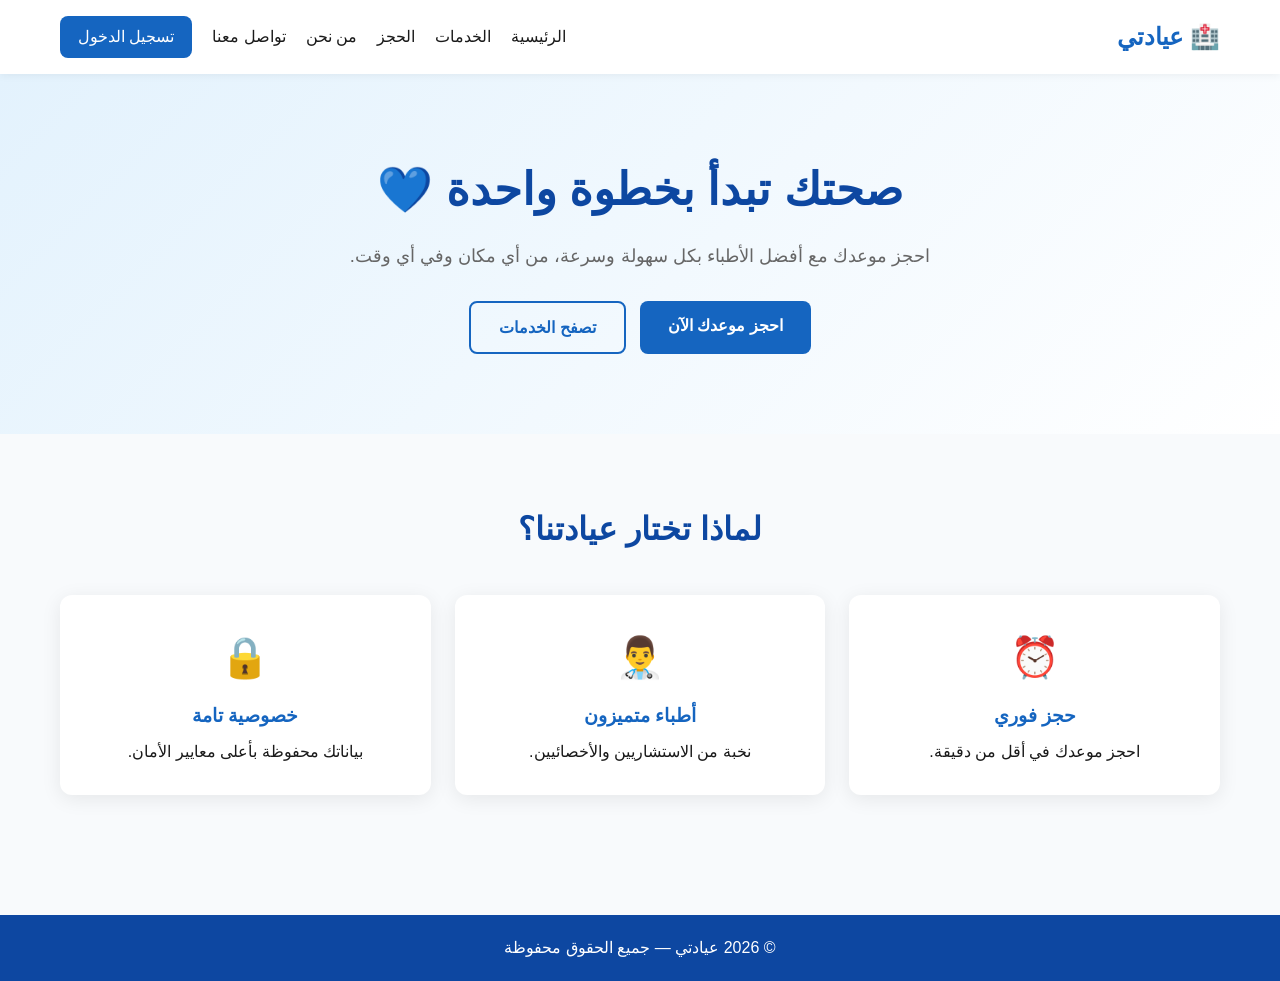
<file: index.html>
<!DOCTYPE html>
<html lang="ar" dir="rtl">
<head>
  <meta charset="UTF-8">
  <meta name="viewport" content="width=device-width, initial-scale=1.0">
  <title>عيادتي | نظام الحجز الإلكتروني</title>
  <link rel="stylesheet" href="style.css">
</head>
<body>
  <!-- شريط التنقل -->
  <header class="navbar">
    <div class="container nav-content">
      <a href="index.html" class="logo">🏥 عيادتي</a>
      <nav>
        <a href="index.html">الرئيسية</a>
        <a href="services.html">الخدمات</a>
        <a href="booking.html">الحجز</a>
        <a href="about.html">من نحن</a>
        <a href="contact.html">تواصل معنا</a>
        <a href="login.html" class="btn-login">تسجيل الدخول</a>
      </nav>
    </div>
  </header>

  <!-- البانر الرئيسي -->
  <section class="hero">
    <div class="container hero-content">
      <h1>صحتك تبدأ بخطوة واحدة 💙</h1>
      <p>احجز موعدك مع أفضل الأطباء بكل سهولة وسرعة، من أي مكان وفي أي وقت.</p>
      <div class="hero-buttons">
        <a href="booking.html" class="btn btn-primary">احجز موعدك الآن</a>
        <a href="services.html" class="btn btn-outline">تصفح الخدمات</a>
      </div>
    </div>
  </section>

  <!-- المميزات -->
  <section class="features">
    <div class="container">
      <h2>لماذا تختار عيادتنا؟</h2>
      <div class="features-grid">
        <div class="feature-card">
          <span class="icon">⏰</span>
          <h3>حجز فوري</h3>
          <p>احجز موعدك في أقل من دقيقة.</p>
        </div>
        <div class="feature-card">
          <span class="icon">👨‍⚕️</span>
          <h3>أطباء متميزون</h3>
          <p>نخبة من الاستشاريين والأخصائيين.</p>
        </div>
        <div class="feature-card">
          <span class="icon">🔒</span>
          <h3>خصوصية تامة</h3>
          <p>بياناتك محفوظة بأعلى معايير الأمان.</p>
        </div>
      </div>
    </div>
  </section>

  <footer class="footer">
    <p>© 2026 عيادتي — جميع الحقوق محفوظة</p>
  </footer>
</body>
</html>
</file>
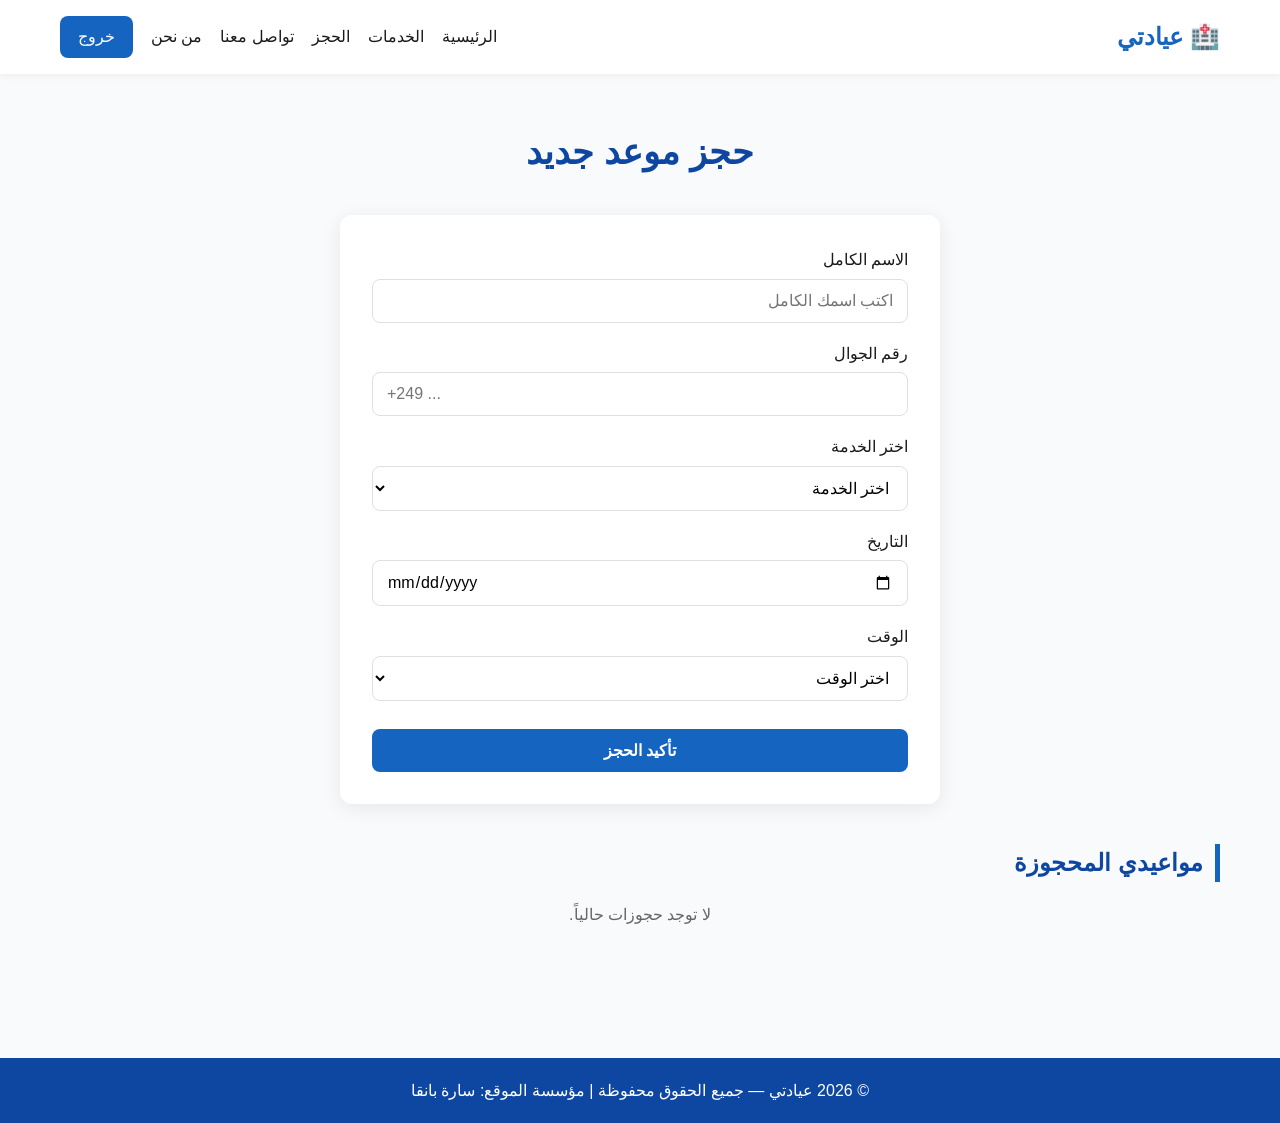
<file: booking.html>
<!DOCTYPE html>
<html lang="ar" dir="rtl">
<head>
<meta charset="UTF-8">
<meta name="viewport" content="width=device-width, initial-scale=1.0">
<title>الحجز | عيادتي</title>
<style>
:root {
  --primary: #1565c0;
  --primary-dark: #0d47a1;
  --primary-light: #e3f2fd;
  --text: #1a1a1a;
  --text-muted: #666;
  --bg: #f8fafc;
  --white: #ffffff;
  --border: #e0e0e0;
  --shadow: 0 4px 20px rgba(0,0,0,0.08);
  --radius: 12px;
}
* { margin: 0; padding: 0; box-sizing: border-box; font-family: 'Segoe UI', Tahoma, sans-serif; }
body { background: var(--bg); color: var(--text); line-height: 1.6; }
a { text-decoration: none; color: inherit; }
.container { max-width: 1200px; margin: 0 auto; padding: 0 20px; }

.navbar { background: var(--white); box-shadow: 0 2px 8px rgba(0,0,0,0.05); }
.nav-content { display: flex; justify-content: space-between; align-items: center; padding: 16px 20px; flex-wrap: wrap; gap: 12px; }
.logo { font-size: 1.5rem; font-weight: bold; color: var(--primary); }
.navbar nav { display: flex; gap: 18px; flex-wrap: wrap; align-items: center; }
.navbar nav a { color: var(--text); font-weight: 500; }
.navbar nav a:hover { color: var(--primary); }
.btn-login { background: var(--primary); color: var(--white) !important; padding: 8px 18px; border-radius: 8px; }

.page-section { padding: 50px 20px 80px; }
.page-title { font-size: 2.2rem; color: var(--primary-dark); text-align: center; margin-bottom: 35px; }
.section-subtitle { font-size: 1.5rem; color: var(--primary-dark); margin: 40px 0 20px; border-right: 5px solid var(--primary); padding-right: 12px; }

.btn { display: inline-block; padding: 12px 28px; border-radius: 8px; font-weight: 600; cursor: pointer; border: none; font-size: 1rem; transition: 0.25s; text-align: center; }
.btn-primary { background: var(--primary); color: var(--white); }
.btn-primary:hover { background: var(--primary-dark); }

.form-card { background: var(--white); padding: 32px; border-radius: var(--radius); box-shadow: var(--shadow); max-width: 600px; margin: 0 auto; }
.form-group { margin-bottom: 18px; }
.form-group label { display: block; margin-bottom: 6px; font-weight: 500; }
.form-group input, .form-group select, .form-group textarea { width: 100%; padding: 12px 14px; border: 1px solid var(--border); border-radius: 8px; font-size: 1rem; outline: none; background: var(--white); }
.form-group input:focus, .form-group select:focus, .form-group textarea:focus { border-color: var(--primary); }
.form-card .btn { margin-top: 10px; width: 100%; }

.bookings-list { display: flex; flex-direction: column; gap: 12px; }
.booking-item { background: var(--white); border-right: 4px solid var(--primary); padding: 16px 20px; border-radius: 8px; box-shadow: var(--shadow); display: flex; justify-content: space-between; align-items: center; flex-wrap: wrap; gap: 10px; }
.booking-item .info strong { color: var(--primary-dark); }
.booking-item .info span { color: var(--text-muted); font-size: 0.9rem; }
.btn-cancel { background: #ffebee; color: #c62828; border: none; padding: 8px 14px; border-radius: 6px; cursor: pointer; font-weight: 600; }

.footer { background: var(--primary-dark); color: var(--white); text-align: center; padding: 20px; margin-top: 50px; }

.toast { position: fixed; top: 20px; left: 50%; transform: translateX(-50%) translateY(-100px); background: var(--primary-dark); color: var(--white); padding: 14px 24px; border-radius: 8px; box-shadow: var(--shadow); z-index: 9999; transition: transform 0.3s ease; font-weight: 500; }
.toast.show { transform: translateX(-50%) translateY(0); }
.toast.success { background: #2e7d32; }
.toast.error { background: #c62828; }

@media (max-width: 768px) {
  .nav-content { flex-direction: column; }
  .navbar nav { justify-content: center; }
  .page-title { font-size: 1.7rem; }
  .form-card { padding: 24px 18px; }
}
</style>
</head>
<body>

<header class="navbar">
  <div class="container nav-content">
    <a href="index.html" class="logo">🏥 عيادتي</a>
    <nav>
      <a href="index.html">الرئيسية</a>
      <a href="services.html">الخدمات</a>
      <a href="booking.html">الحجز</a>
      <a href="contact.html">تواصل معنا</a>
      <a href="about.html">من نحن</a>
      <a href="login.html" class="btn-login">خروج</a>
    </nav>
  </div>
</header>

<section class="page-section">
  <div class="container">
    <h1 class="page-title">حجز موعد جديد</h1>

    <form id="bookingForm" class="form-card">
      <div class="form-group">
        <label>الاسم الكامل</label>
        <input type="text" id="patientName" placeholder="اكتب اسمك الكامل" required>
      </div>
      <div class="form-group">
        <label>رقم الجوال</label>
        <input type="tel" id="patientPhone" placeholder="+249 ..." required>
      </div>
      <div class="form-group">
        <label>اختر الخدمة</label>
        <select id="patientService" required></select>
      </div>
      <div class="form-group">
        <label>التاريخ</label>
        <input type="date" id="patientDate" required>
      </div>
      <div class="form-group">
        <label>الوقت</label>
        <select id="patientTime" required>
          <option value="">اختر الوقت</option>
          <option>09:00 ص</option>
          <option>10:00 ص</option>
          <option>11:00 ص</option>
          <option>01:00 م</option>
          <option>03:00 م</option>
          <option>05:00 م</option>
        </select>
      </div>
      <button type="submit" class="btn btn-primary">تأكيد الحجز</button>
    </form>

    <h2 class="section-subtitle">مواعيدي المحجوزة</h2>
    <div id="bookingsList" class="bookings-list"></div>
  </div>
</section>

<footer class="footer">
  <p>© 2026 عيادتي — جميع الحقوق محفوظة | مؤسسة الموقع: سارة بانقا</p>
</footer>

<!-- ⚙️ JavaScript مباشرة داخل الصفحة -->
<script>
/* ============ البيانات ============ */
var services = [
  { id: 1, name: "طب الأطفال",     icon: "👶", price: 30000, desc: "رعاية صحية شاملة للأطفال." },
  { id: 2, name: "الباطنية",       icon: "🩺", price: 35000, desc: "تشخيص وعلاج الأمراض الباطنية." },
  { id: 3, name: "طب الأسنان",     icon: "🦷", price: 40000, desc: "فحص وتنظيف وعلاج مشاكل الأسنان." },
  { id: 4, name: "الجلدية",        icon: "✨", price: 45000, desc: "علاج مشاكل البشرة والشعر." },
  { id: 5, name: "علاج حب الشباب", icon: "🧴", price: 50000, desc: "برامج علاجية لحب الشباب." },
  { id: 6, name: "تقويم الأسنان",  icon: "😁", price: 75000, desc: "تركيب وتعديل تقويم الأسنان." }
];

var bookings = [];

/* ============ أدوات ============ */
function showToast(message, type) {
  type = type || "success";
  var toast = document.createElement("div");
  toast.className = "toast " + type;
  toast.textContent = message;
  document.body.appendChild(toast);
  setTimeout(function() { toast.classList.add("show"); }, 50);
  setTimeout(function() {
    toast.classList.remove("show");
    setTimeout(function() { toast.remove(); }, 300);
  }, 2500);
}

function formatPrice(price) {
  return price.toLocaleString("ar-EG") + " ج.س";
}

/* ============ تعبئة قائمة الخدمات ============ */
var serviceSelect = document.getElementById("patientService");
var bookingsList = document.getElementById("bookingsList");
var form = document.getElementById("bookingForm");

/* إضافة خيار افتراضي */
serviceSelect.innerHTML = '<option value="">اختر الخدمة</option>';

/* إضافة الخدمات */
services.forEach(function(s) {
  var option = document.createElement("option");
  option.value = s.name;
  option.textContent = s.icon + " " + s.name + " (" + formatPrice(s.price) + ")";
  serviceSelect.appendChild(option);
});

/* ============ عرض الحجوزات ============ */
function renderBookings() {
  bookingsList.innerHTML = "";

  if (bookings.length === 0) {
    bookingsList.innerHTML = "<p style='text-align:center;color:#666;'>لا توجد حجوزات حالياً.</p>";
    return;
  }

  bookings.forEach(function(b, index) {
    var item = document.createElement("div");
    item.className = "booking-item";
    item.innerHTML =
      '<div class="info">' +
        '<strong>' + b.name + '</strong>' +
        '<span> | ' + b.service + ' | 📅 ' + b.date + ' | ⏰ ' + b.time + '</span>' +
      '</div>' +
      '<button class="btn-cancel" data-index="' + index + '">إلغاء</button>';
    bookingsList.appendChild(item);
  });

  document.querySelectorAll(".btn-cancel").forEach(function(btn) {
    btn.addEventListener("click", function(e) {
      var idx = e.target.dataset.index;
      bookings.splice(idx, 1);
      renderBookings();
      showToast("تم إلغاء الحجز", "error");
    });
  });
}

/* ============ إرسال النموذج ============ */
form.addEventListener("submit", function(e) {
  e.preventDefault();

  var booking = {
    name: document.getElementById("patientName").value.trim(),
    phone: document.getElementById("patientPhone").value.trim(),
    service: serviceSelect.value,
    date: document.getElementById("patientDate").value,
    time: document.getElementById("patientTime").value
  };

  if (!booking.name || !booking.phone || !booking.service || !booking.date || !booking.time) {
    showToast("يرجى تعبئة جميع الحقول", "error");
    return;
  }

  bookings.push(booking);
  renderBookings();
  form.reset();
  showToast("تم الحجز بنجاح ✅");
});

/* تشغيل أول مرة */
renderBookings();
</script>

</body>
</html>
</file>
<file: style.css>
/* ============================================================
   نظام حجز عيادة إلكترونية - ملف التنسيقات الرئيسي
   ============================================================ */

/* ============ المتغيرات العامة ============ */
:root {
  --primary: #1565c0;
  --primary-dark: #0d47a1;
  --primary-light: #e3f2fd;
  --text: #1a1a1a;
  --text-muted: #666;
  --bg: #f8fafc;
  --white: #ffffff;
  --border: #e0e0e0;
  --shadow: 0 4px 20px rgba(0, 0, 0, 0.08);
  --radius: 12px;
}

/* ============ إعادة الضبط ============ */
* {
  margin: 0;
  padding: 0;
  box-sizing: border-box;
  font-family: 'Segoe UI', Tahoma, sans-serif;
}

body {
  background: var(--bg);
  color: var(--text);
  line-height: 1.6;
}

a { text-decoration: none; color: inherit; }

.container {
  max-width: 1200px;
  margin: 0 auto;
  padding: 0 20px;
}

/* ============ شريط التنقل ============ */
.navbar {
  background: var(--white);
  box-shadow: 0 2px 8px rgba(0, 0, 0, 0.05);
  position: sticky;
  top: 0;
  z-index: 100;
}

.nav-content {
  display: flex;
  justify-content: space-between;
  align-items: center;
  padding: 16px 20px;
  flex-wrap: wrap;
  gap: 12px;
}

.logo {
  font-size: 1.5rem;
  font-weight: bold;
  color: var(--primary);
}

.navbar nav {
  display: flex;
  gap: 20px;
  flex-wrap: wrap;
  align-items: center;
}

.navbar nav a {
  color: var(--text);
  font-weight: 500;
  transition: color 0.2s;
}

.navbar nav a:hover {
  color: var(--primary);
}

.btn-login {
  background: var(--primary);
  color: var(--white) !important;
  padding: 8px 18px;
  border-radius: 8px;
}

/* ============ البانر الرئيسي ============ */
.hero {
  background: linear-gradient(135deg, var(--primary-light), #ffffff);
  padding: 80px 20px;
  text-align: center;
}

.hero-content h1 {
  font-size: 2.8rem;
  margin-bottom: 16px;
  color: var(--primary-dark);
}

.hero-content p {
  font-size: 1.15rem;
  color: var(--text-muted);
  margin-bottom: 30px;
}

.hero-buttons {
  display: flex;
  gap: 14px;
  justify-content: center;
  flex-wrap: wrap;
}

/* ============ الأزرار ============ */
.btn {
  display: inline-block;
  padding: 12px 28px;
  border-radius: 8px;
  font-weight: 600;
  cursor: pointer;
  border: none;
  font-size: 1rem;
  transition: 0.25s;
  text-align: center;
}

.btn-primary {
  background: var(--primary);
  color: var(--white);
}

.btn-primary:hover {
  background: var(--primary-dark);
  transform: translateY(-2px);
}

.btn-outline {
  background: transparent;
  color: var(--primary);
  border: 2px solid var(--primary);
}

.btn-outline:hover {
  background: var(--primary);
  color: var(--white);
}

.btn-full { width: 100%; }

.btn-small {
  padding: 8px 16px;
  font-size: 0.85rem;
  border-radius: 6px;
}

/* ============ المميزات ============ */
.features {
  padding: 70px 20px;
}

.features h2 {
  text-align: center;
  font-size: 2rem;
  margin-bottom: 40px;
  color: var(--primary-dark);
}

.features-grid {
  display: grid;
  grid-template-columns: repeat(auto-fit, minmax(250px, 1fr));
  gap: 24px;
}

.feature-card {
  background: var(--white);
  padding: 30px 24px;
  border-radius: var(--radius);
  box-shadow: var(--shadow);
  text-align: center;
  transition: 0.3s;
}

.feature-card:hover {
  transform: translateY(-6px);
}

.feature-card .icon {
  font-size: 2.5rem;
  display: block;
  margin-bottom: 12px;
}

.feature-card h3 {
  color: var(--primary);
  margin-bottom: 8px;
}

/* ============ الصفحات الداخلية ============ */
.page-section {
  padding: 50px 20px 80px;
}

.page-title {
  font-size: 2.2rem;
  color: var(--primary-dark);
  text-align: center;
  margin-bottom: 35px;
}

.section-subtitle {
  font-size: 1.5rem;
  color: var(--primary-dark);
  margin: 40px 0 20px;
  border-right: 5px solid var(--primary);
  padding-right: 12px;
}

/* ============ شريط البحث ============ */
.search-bar {
  display: flex;
  gap: 12px;
  margin-bottom: 30px;
  flex-wrap: wrap;
  justify-content: center;
}

.search-bar input,
.search-bar select {
  padding: 12px 16px;
  border: 1px solid var(--border);
  border-radius: 8px;
  font-size: 1rem;
  outline: none;
  min-width: 220px;
}

.search-bar input:focus,
.search-bar select:focus {
  border-color: var(--primary);
}

/* ============ البطاقات ============ */
.cards-grid {
  display: grid;
  grid-template-columns: repeat(auto-fill, minmax(270px, 1fr));
  gap: 24px;
}

.card {
  background: var(--white);
  border-radius: var(--radius);
  padding: 24px;
  box-shadow: var(--shadow);
  transition: 0.3s;
  display: flex;
  flex-direction: column;
  gap: 10px;
}

.card:hover {
  transform: translateY(-4px);
}

.card .card-icon {
  font-size: 2.2rem;
}

.card h3 {
  color: var(--primary-dark);
}

.card p {
  color: var(--text-muted);
  font-size: 0.95rem;
  flex-grow: 1;
}

.card .price {
  color: var(--primary);
  font-weight: bold;
  font-size: 1.1rem;
}

.card .badge {
  background: var(--primary-light);
  color: var(--primary-dark);
  padding: 4px 10px;
  border-radius: 20px;
  font-size: 0.8rem;
  align-self: flex-start;
}

/* ============ النماذج ============ */
.form-card {
  background: var(--white);
  padding: 32px;
  border-radius: var(--radius);
  box-shadow: var(--shadow);
  max-width: 600px;
  margin: 0 auto;
}

.form-group {
  margin-bottom: 18px;
}

.form-group label {
  display: block;
  margin-bottom: 6px;
  font-weight: 500;
  color: var(--text);
}

.form-group input,
.form-group select,
.form-group textarea {
  width: 100%;
  padding: 12px 14px;
  border: 1px solid var(--border);
  border-radius: 8px;
  font-size: 1rem;
  outline: none;
  transition: border 0.2s;
  background: var(--white);
}

.form-group input:focus,
.form-group select:focus,
.form-group textarea:focus {
  border-color: var(--primary);
}

.form-card .btn {
  margin-top: 10px;
  width: 100%;
}

/* ============ قائمة الحجوزات ============ */
.bookings-list {
  display: flex;
  flex-direction: column;
  gap: 12px;
}

.booking-item {
  background: var(--white);
  border-right: 4px solid var(--primary);
  padding: 16px 20px;
  border-radius: 8px;
  box-shadow: var(--shadow);
  display: flex;
  justify-content: space-between;
  align-items: center;
  flex-wrap: wrap;
  gap: 10px;
}

.booking-item .info strong { color: var(--primary-dark); }
.booking-item .info span { color: var(--text-muted); font-size: 0.9rem; }

.btn-cancel {
  background: #ffebee;
  color: #c62828;
  border: none;
  padding: 8px 14px;
  border-radius: 6px;
  cursor: pointer;
  font-weight: 600;
  transition: 0.2s;
}

.btn-cancel:hover { background: #ffcdd2; }

/* ============ بطاقات معلومات التواصل ============ */
.contact-cards {
  display: grid;
  grid-template-columns: repeat(auto-fit, minmax(230px, 1fr));
  gap: 20px;
  margin-top: 20px;
}

.contact-card {
  background: var(--white);
  padding: 28px 20px;
  border-radius: var(--radius);
  box-shadow: var(--shadow);
  text-align: center;
  transition: 0.3s;
  border-top: 4px solid var(--primary);
}

.contact-card:hover {
  transform: translateY(-6px);
  box-shadow: 0 10px 30px rgba(21, 101, 192, 0.15);
}

.contact-card .contact-icon {
  font-size: 2.4rem;
  display: block;
  margin-bottom: 12px;
}

.contact-card h3 {
  color: var(--primary-dark);
  font-size: 1.1rem;
  margin-bottom: 8px;
}

.contact-card p {
  color: var(--text-muted);
  font-size: 0.95rem;
  margin-bottom: 12px;
  word-break: break-word;
}

/* ============ معلومات عامة ============ */
.contact-info {
  text-align: center;
  margin-top: 40px;
  color: var(--text-muted);
}

.contact-info p { margin: 6px 0; }

.about-text {
  max-width: 800px;
  margin: 0 auto 20px;
  text-align: center;
  color: var(--text-muted);
  font-size: 1.05rem;
}

/* ============ الفوتر ============ */
.footer {
  background: var(--primary-dark);
  color: var(--white);
  text-align: center;
  padding: 20px;
  margin-top: 50px;
}

/* ============ صفحة تسجيل الدخول ============ */
.auth-body {
  min-height: 100vh;
  display: flex;
  align-items: center;
  justify-content: center;
  background: linear-gradient(135deg, var(--primary), var(--primary-dark));
  padding: 20px;
}

.auth-container { width: 100%; max-width: 420px; }

.auth-card {
  background: var(--white);
  padding: 40px 32px;
  border-radius: var(--radius);
  box-shadow: 0 20px 60px rgba(0, 0, 0, 0.2);
  text-align: center;
}

.auth-card .logo {
  display: block;
  margin-bottom: 12px;
  font-size: 1.6rem;
}

.auth-card h1 {
  color: var(--primary-dark);
  margin-bottom: 6px;
}

.auth-subtitle {
  color: var(--text-muted);
  margin-bottom: 24px;
  font-size: 0.95rem;
}

.auth-footer {
  margin-top: 20px;
  font-size: 0.9rem;
  color: var(--text-muted);
}

.auth-footer a { color: var(--primary); font-weight: 600; }

/* ============ التنبيهات ============ */
.toast {
  position: fixed;
  top: 20px;
  left: 50%;
  transform: translateX(-50%) translateY(-100px);
  background: var(--primary-dark);
  color: var(--white);
  padding: 14px 24px;
  border-radius: 8px;
  box-shadow: var(--shadow);
  z-index: 9999;
  transition: transform 0.3s ease;
  font-weight: 500;
}

.toast.show { transform: translateX(-50%) translateY(0); }

.toast.success { background: #2e7d32; }
.toast.error { background: #c62828; }

/* ============================================================
   صفحة "من نحن" - التصميم الجديد
   ============================================================ */

/* ============ بانر الصفحة ============ */
.about-hero {
  background: linear-gradient(135deg, var(--primary-dark), var(--primary));
  padding: 80px 20px 70px;
  text-align: center;
  color: var(--white);
  position: relative;
  overflow: hidden;
}

.about-hero::before {
  content: "";
  position: absolute;
  top: -50%;
  right: -20%;
  width: 500px;
  height: 500px;
  background: radial-gradient(circle, rgba(255,255,255,0.1), transparent 70%);
  border-radius: 50%;
}

.about-hero h1 {
  font-size: 3rem;
  margin-bottom: 12px;
  position: relative;
  z-index: 1;
}

.about-hero p {
  font-size: 1.15rem;
  opacity: 0.9;
  position: relative;
  z-index: 1;
}

.about-hero-line {
  width: 80px;
  height: 4px;
  background: var(--white);
  margin: 20px auto 0;
  border-radius: 4px;
  position: relative;
  z-index: 1;
}

/* ============ قسم القصة ============ */
.story-section {
  padding: 80px 20px;
  background: var(--white);
}

.story-content {
  display: grid;
  grid-template-columns: 1fr 1fr;
  gap: 60px;
  align-items: center;
}

.section-label {
  display: inline-block;
  background: var(--primary-light);
  color: var(--primary-dark);
  padding: 6px 16px;
  border-radius: 20px;
  font-size: 0.85rem;
  font-weight: 600;
  margin-bottom: 16px;
}

.story-text h2 {
  font-size: 2.2rem;
  color: var(--primary-dark);
  margin-bottom: 20px;
  line-height: 1.3;
}

.story-text p {
  color: var(--text-muted);
  font-size: 1.05rem;
  margin-bottom: 16px;
  line-height: 1.8;
}

.story-text strong {
  color: var(--primary);
}

.story-text .btn {
  margin-top: 12px;
}

/* صورة القصة */
.story-image {
  display: flex;
  justify-content: center;
  align-items: center;
}

.story-image-inner {
  position: relative;
  width: 320px;
  height: 320px;
  background: linear-gradient(135deg, var(--primary-light), #ffffff);
  border-radius: 30px;
  display: flex;
  align-items: center;
  justify-content: center;
  box-shadow: 0 20px 50px rgba(21, 101, 192, 0.15);
}

.story-emoji {
  font-size: 9rem;
  animation: floatY 3s ease-in-out infinite;
}

@keyframes floatY {
  0%, 100% { transform: translateY(0); }
  50% { transform: translateY(-15px); }
}

.story-floating-card {
  position: absolute;
  background: var(--white);
  padding: 12px 18px;
  border-radius: 12px;
  box-shadow: 0 8px 25px rgba(0, 0, 0, 0.12);
  font-weight: 600;
  font-size: 0.9rem;
  color: var(--primary-dark);
  animation: floatCard 4s ease-in-out infinite;
}

.story-floating-card.card-1 {
  top: 20px;
  right: -30px;
}

.story-floating-card.card-2 {
  bottom: 20px;
  left: -30px;
  animation-delay: 1s;
}

@keyframes floatCard {
  0%, 100% { transform: translateY(0); }
  50% { transform: translateY(-10px); }
}

/* ============ الإحصائيات ============ */
.stats-section {
  padding: 60px 20px;
  background: linear-gradient(135deg, var(--primary-light), #f0f7ff);
}

.stats-grid {
  display: grid;
  grid-template-columns: repeat(auto-fit, minmax(200px, 1fr));
  gap: 24px;
}

.stat-card {
  background: var(--white);
  padding: 35px 20px;
  border-radius: var(--radius);
  text-align: center;
  box-shadow: var(--shadow);
  transition: 0.3s;
  border-bottom: 4px solid var(--primary);
}

.stat-card:hover {
  transform: translateY(-8px);
  box-shadow: 0 12px 35px rgba(21, 101, 192, 0.2);
}

.stat-icon {
  font-size: 2.5rem;
  display: block;
  margin-bottom: 10px;
}

.stat-number {
  font-size: 2.5rem;
  color: var(--primary);
  font-weight: 800;
  margin-bottom: 6px;
  line-height: 1;
}

.stat-card p {
  color: var(--text-muted);
  font-weight: 500;
}

/* ============ الرؤية والرسالة ============ */
.vision-section {
  padding: 80px 20px;
  background: var(--white);
}

.section-title-center {
  text-align: center;
  font-size: 2rem;
  color: var(--primary-dark);
  margin-bottom: 40px;
  position: relative;
}

.section-title-center::after {
  content: "";
  display: block;
  width: 60px;
  height: 4px;
  background: var(--primary);
  margin: 14px auto 0;
  border-radius: 4px;
}

.vision-grid {
  display: grid;
  grid-template-columns: repeat(auto-fit, minmax(300px, 1fr));
  gap: 28px;
}

.vision-card {
  background: linear-gradient(135deg, #ffffff, var(--primary-light));
  padding: 40px 30px;
  border-radius: var(--radius);
  box-shadow: var(--shadow);
  text-align: center;
  transition: 0.3s;
  border: 1px solid rgba(21, 101, 192, 0.1);
}

.vision-card:hover {
  transform: translateY(-6px);
  box-shadow: 0 15px 40px rgba(21, 101, 192, 0.18);
}

.vision-icon {
  font-size: 3rem;
  margin-bottom: 16px;
}

.vision-card h3 {
  color: var(--primary-dark);
  font-size: 1.4rem;
  margin-bottom: 12px;
}

.vision-card p {
  color: var(--text-muted);
  line-height: 1.8;
}

/* ============ قيمنا ============ */
.values-section {
  padding: 80px 20px;
  background: var(--bg);
}

.values-grid {
  display: grid;
  grid-template-columns: repeat(auto-fit, minmax(220px, 1fr));
  gap: 24px;
}

.value-card {
  background: var(--white);
  padding: 30px 22px;
  border-radius: var(--radius);
  text-align: center;
  box-shadow: var(--shadow);
  transition: 0.3s;
  cursor: default;
}

.value-card:hover {
  transform: translateY(-6px);
  background: var(--primary);
  color: var(--white);
}

.value-card:hover h4,
.value-card:hover p {
  color: var(--white);
}

.value-icon {
  font-size: 2.8rem;
  display: block;
  margin-bottom: 12px;
}

.value-card h4 {
  color: var(--primary-dark);
  font-size: 1.2rem;
  margin-bottom: 8px;
  transition: 0.3s;
}

.value-card p {
  color: var(--text-muted);
  font-size: 0.95rem;
  transition: 0.3s;
}

/* ============ فريقنا الطبي ============ */
.team-section {
  padding: 80px 20px;
  background: var(--white);
}

.section-desc {
  text-align: center;
  color: var(--text-muted);
  margin-top: -25px;
  margin-bottom: 40px;
  font-size: 1.05rem;
}

.team-grid {
  display: grid;
  grid-template-columns: repeat(auto-fit, minmax(240px, 1fr));
  gap: 28px;
}

.doctor-card {
  background: var(--white);
  border-radius: var(--radius);
  padding: 30px 20px;
  text-align: center;
  box-shadow: var(--shadow);
  transition: 0.3s;
  border-top: 4px solid var(--primary);
  position: relative;
  overflow: hidden;
}

.doctor-card::before {
  content: "";
  position: absolute;
  top: 0;
  left: 0;
  right: 0;
  height: 0;
  background: var(--primary-light);
  transition: height 0.3s;
  z-index: 0;
}

.doctor-card:hover::before {
  height: 100%;
}

.doctor-card:hover {
  transform: translateY(-8px);
}

.doctor-card > * {
  position: relative;
  z-index: 1;
}

.doctor-avatar {
  width: 100px;
  height: 100px;
  margin: 0 auto 16px;
  border-radius: 50%;
  background: linear-gradient(135deg, var(--primary), var(--primary-dark));
  display: flex;
  align-items: center;
  justify-content: center;
  font-size: 3rem;
  box-shadow: 0 10px 25px rgba(21, 101, 192, 0.25);
}

.doctor-card h3 {
  color: var(--primary-dark);
  font-size: 1.2rem;
  margin-bottom: 6px;
}

.doctor-specialty {
  display: inline-block;
  background: var(--primary-light);
  color: var(--primary-dark);
  padding: 4px 14px;
  border-radius: 20px;
  font-size: 0.85rem;
  font-weight: 600;
  margin-bottom: 12px;
}

.doctor-desc {
  color: var(--text-muted);
  font-size: 0.9rem;
  margin-bottom: 16px;
  min-height: 40px;
}

.doctor-contact {
  display: flex;
  justify-content: center;
  gap: 10px;
}

.doctor-contact a {
  width: 38px;
  height: 38px;
  border-radius: 50%;
  background: var(--primary-light);
  color: var(--primary);
  display: flex;
  align-items: center;
  justify-content: center;
  font-size: 1rem;
  transition: 0.3s;
  text-decoration: none;
}

.doctor-contact a:hover {
  background: var(--primary);
  color: var(--white);
  transform: scale(1.1);
}

/* ============ قسم الدعوة للتواصل (CTA) ============ */
.cta-section {
  background: linear-gradient(135deg, var(--primary-dark), var(--primary));
  padding: 70px 20px;
  text-align: center;
  color: var(--white);
  position: relative;
  overflow: hidden;
}

.cta-section::before {
  content: "";
  position: absolute;
  bottom: -50%;
  left: -10%;
  width: 400px;
  height: 400px;
  background: radial-gradient(circle, rgba(255,255,255,0.08), transparent 70%);
  border-radius: 50%;
}

.cta-content {
  position: relative;
  z-index: 1;
}

.cta-section h2 {
  font-size: 2.2rem;
  margin-bottom: 12px;
}

.cta-section p {
  font-size: 1.1rem;
  opacity: 0.9;
  margin-bottom: 28px;
}

.cta-buttons {
  display: flex;
  gap: 14px;
  justify-content: center;
  flex-wrap: wrap;
}

.btn-outline-light {
  background: transparent;
  color: var(--white);
  border: 2px solid var(--white);
}

.btn-outline-light:hover {
  background: var(--white);
  color: var(--primary);
}

/* ============ الاستجابة للجوال ============ */
@media (max-width: 768px) {
  .hero-content h1 { font-size: 2rem; }
  .nav-content { flex-direction: column; }
  .navbar nav { justify-content: center; }
  .page-title { font-size: 1.7rem; }
  .form-card { padding: 24px 18px; }
  .search-bar input,
  .search-bar select { min-width: 100%; }

  .about-hero h1 { font-size: 2.2rem; }
  .about-hero p { font-size: 1rem; }

  .story-content {
    grid-template-columns: 1fr;
    gap: 40px;
  }

  .story-text h2 { font-size: 1.7rem; }

  .story-image-inner {
    width: 260px;
    height: 260px;
  }

  .story-emoji { font-size: 7rem; }

  .story-floating-card.card-1 { right: -10px; }
  .story-floating-card.card-2 { left: -10px; }

  .section-title-center { font-size: 1.6rem; }

  .cta-section h2 { font-size: 1.7rem; }
}
</file>
